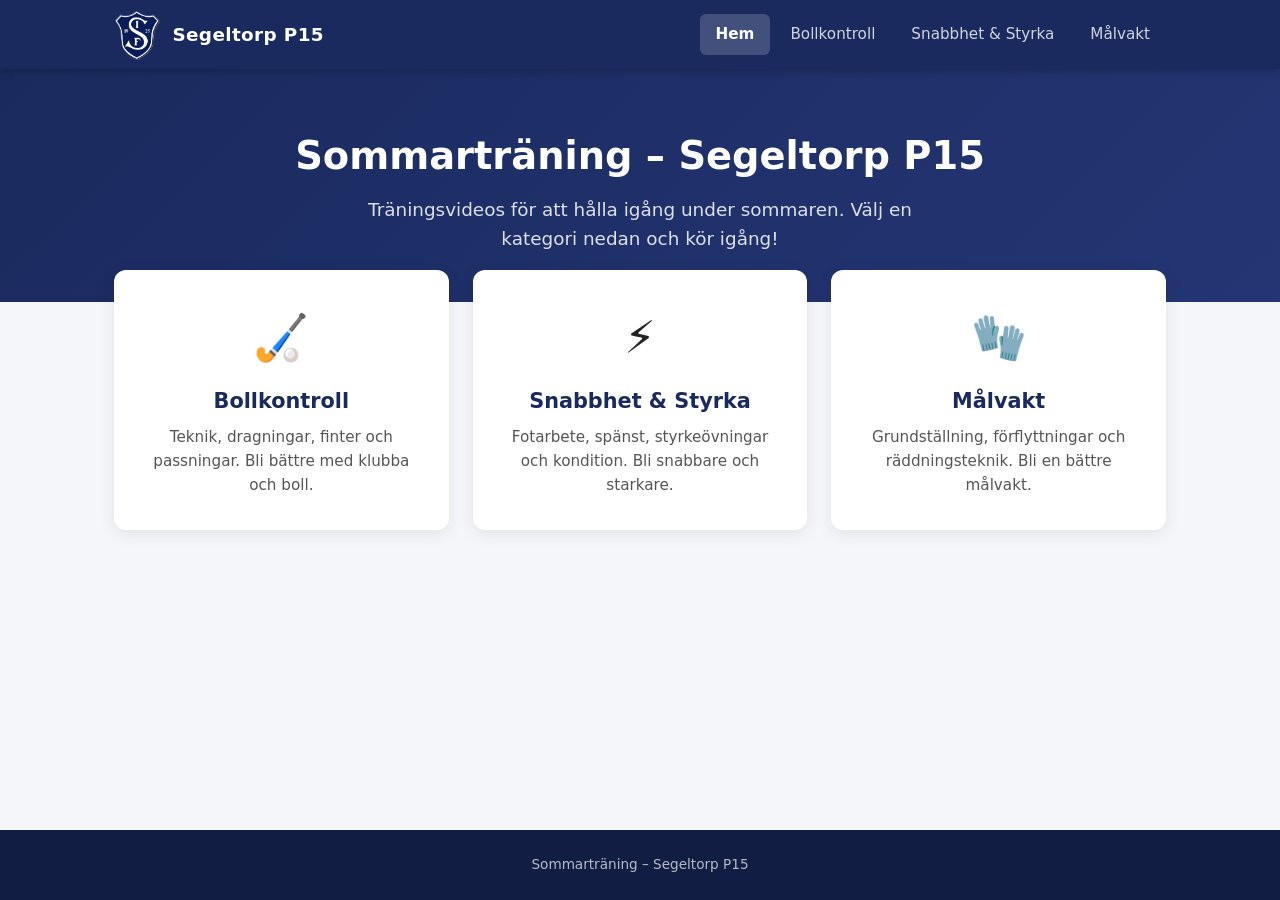
<file: index.html>
<!DOCTYPE html>
<html lang="sv">
<head>
  <meta charset="UTF-8">
  <meta name="viewport" content="width=device-width, initial-scale=1.0">
  <title>Sommarträning – Segeltorp P15</title>
  <link rel="stylesheet" href="style.css">
  <link rel="icon" href="logo.png" type="image/png">
</head>
<body>

  <header>
    <div class="header-inner">
      <a href="index.html" class="logo-link">
        <img src="logo.png" alt="Segeltorps IF IBF">
        <span>Segeltorp P15</span>
      </a>
      <button class="menu-toggle" aria-label="Meny" onclick="document.querySelector('nav').classList.toggle('open')">☰</button>
      <nav>
        <a href="index.html" class="active">Hem</a>
        <a href="bollkontroll.html">Bollkontroll</a>
        <a href="snabbhet-styrka.html">Snabbhet &amp; Styrka</a>
        <a href="malvakt.html">Målvakt</a>
      </nav>
    </div>
  </header>

  <section class="hero">
    <h1>Sommarträning – Segeltorp P15</h1>
    <p>Träningsvideos för att hålla igång under sommaren. Välj en kategori nedan och kör igång!</p>
  </section>

  <section class="categories">
    <a href="bollkontroll.html" class="category-card">
      <div class="icon">🏑</div>
      <h2>Bollkontroll</h2>
      <p>Teknik, dragningar, finter och passningar. Bli bättre med klubba och boll.</p>
    </a>
    <a href="snabbhet-styrka.html" class="category-card">
      <div class="icon">⚡</div>
      <h2>Snabbhet &amp; Styrka</h2>
      <p>Fotarbete, spänst, styrkeövningar och kondition. Bli snabbare och starkare.</p>
    </a>
    <a href="malvakt.html" class="category-card">
      <div class="icon">🧤</div>
      <h2>Målvakt</h2>
      <p>Grundställning, förflyttningar och räddningsteknik. Bli en bättre målvakt.</p>
    </a>
  </section>

  <footer>
    <p>Sommarträning – Segeltorp P15</p>
  </footer>

</body>
</html>
</file>
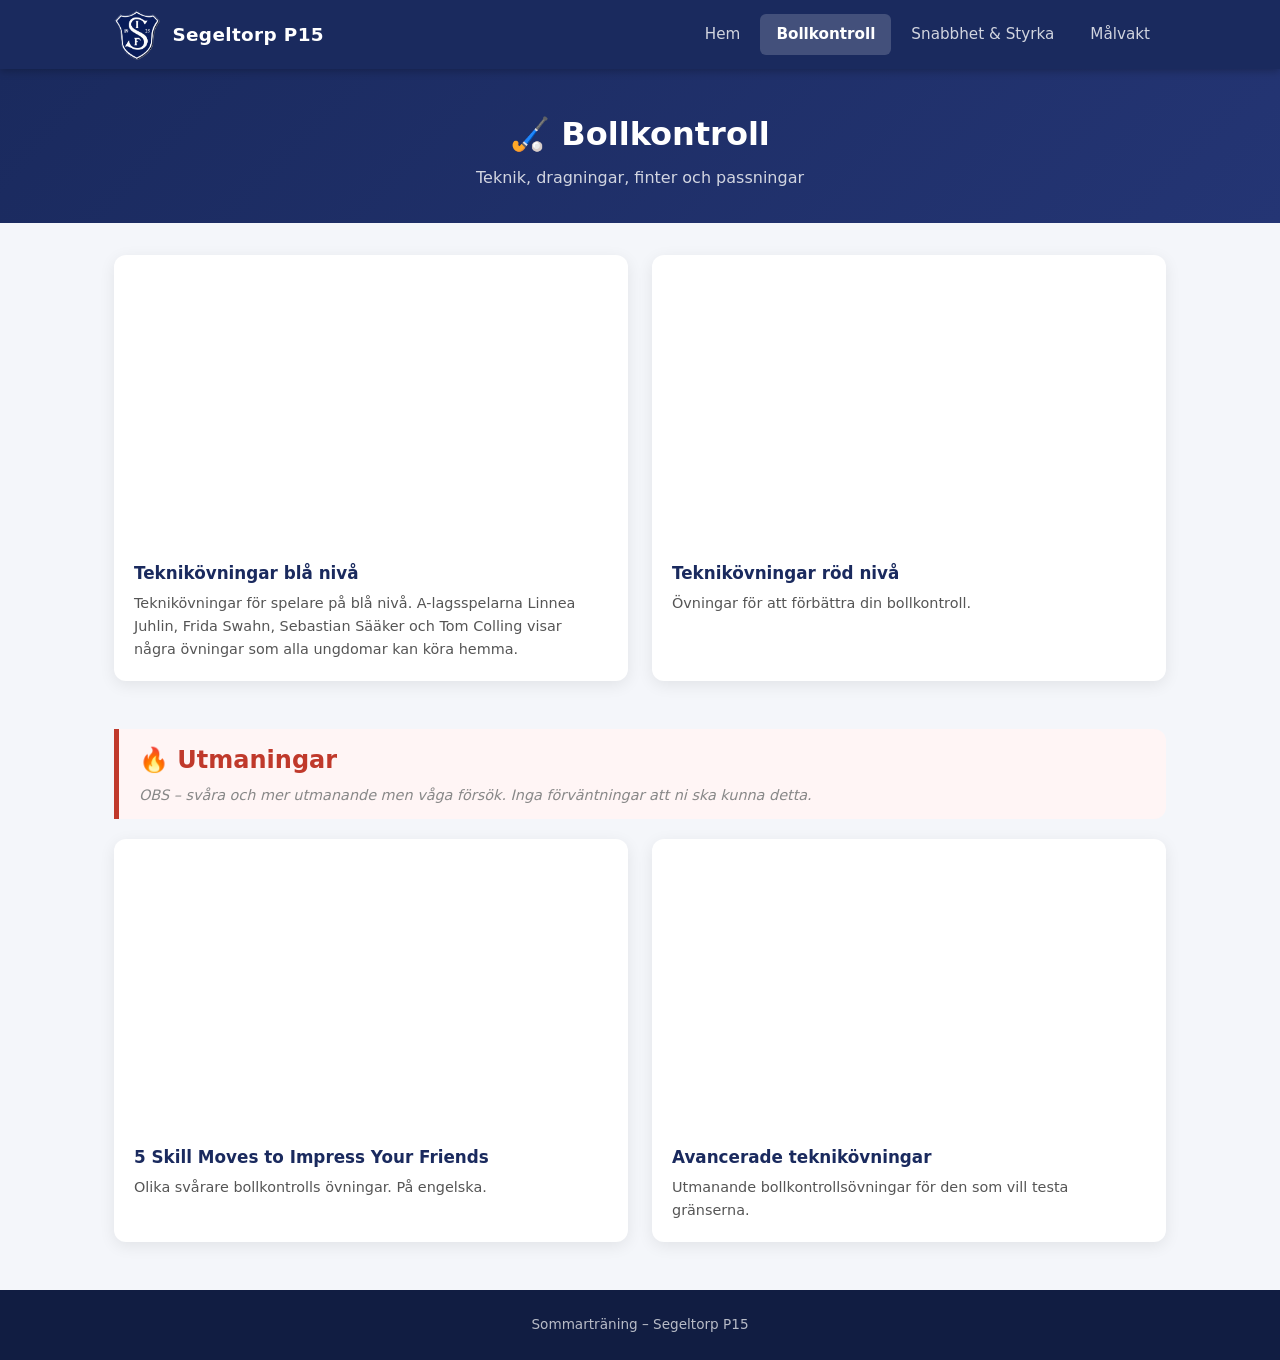
<file: bollkontroll.html>
<!DOCTYPE html>
<html lang="sv">
<head>
  <meta charset="UTF-8">
  <meta name="viewport" content="width=device-width, initial-scale=1.0">
  <title>Bollkontroll – Sommarträning Segeltorp P15</title>
  <link rel="stylesheet" href="style.css">
  <link rel="icon" href="logo.png" type="image/png">
</head>
<body>

  <header>
    <div class="header-inner">
      <a href="index.html" class="logo-link">
        <img src="logo.png" alt="Segeltorps IF IBF">
        <span>Segeltorp P15</span>
      </a>
      <button class="menu-toggle" aria-label="Meny" onclick="document.querySelector('nav').classList.toggle('open')">☰</button>
      <nav>
        <a href="index.html">Hem</a>
        <a href="bollkontroll.html" class="active">Bollkontroll</a>
        <a href="snabbhet-styrka.html">Snabbhet &amp; Styrka</a>
        <a href="malvakt.html">Målvakt</a>
      </nav>
    </div>
  </header>

  <section class="page-title">
    <h1>🏑 Bollkontroll</h1>
    <p>Teknik, dragningar, finter och passningar</p>
  </section>

  <section class="video-grid" id="video-container"></section>

  <section class="challenge-section">
    <div class="challenge-header">
      <h2>🔥 Utmaningar</h2>
      <p class="challenge-note">OBS – svåra och mer utmanande men våga försök. Inga förväntningar att ni ska kunna detta.</p>
    </div>
    <div class="video-grid" id="video-container-utmaning"></div>
  </section>

  <footer>
    <p>Sommarträning – Segeltorp P15</p>
  </footer>

  <script src="videos.js"></script>
  <script>
    renderVideos("bollkontroll", "video-container");
    renderVideos("bollkontroll", "video-container-utmaning", "utmaning");
  </script>

</body>
</html>
</file>
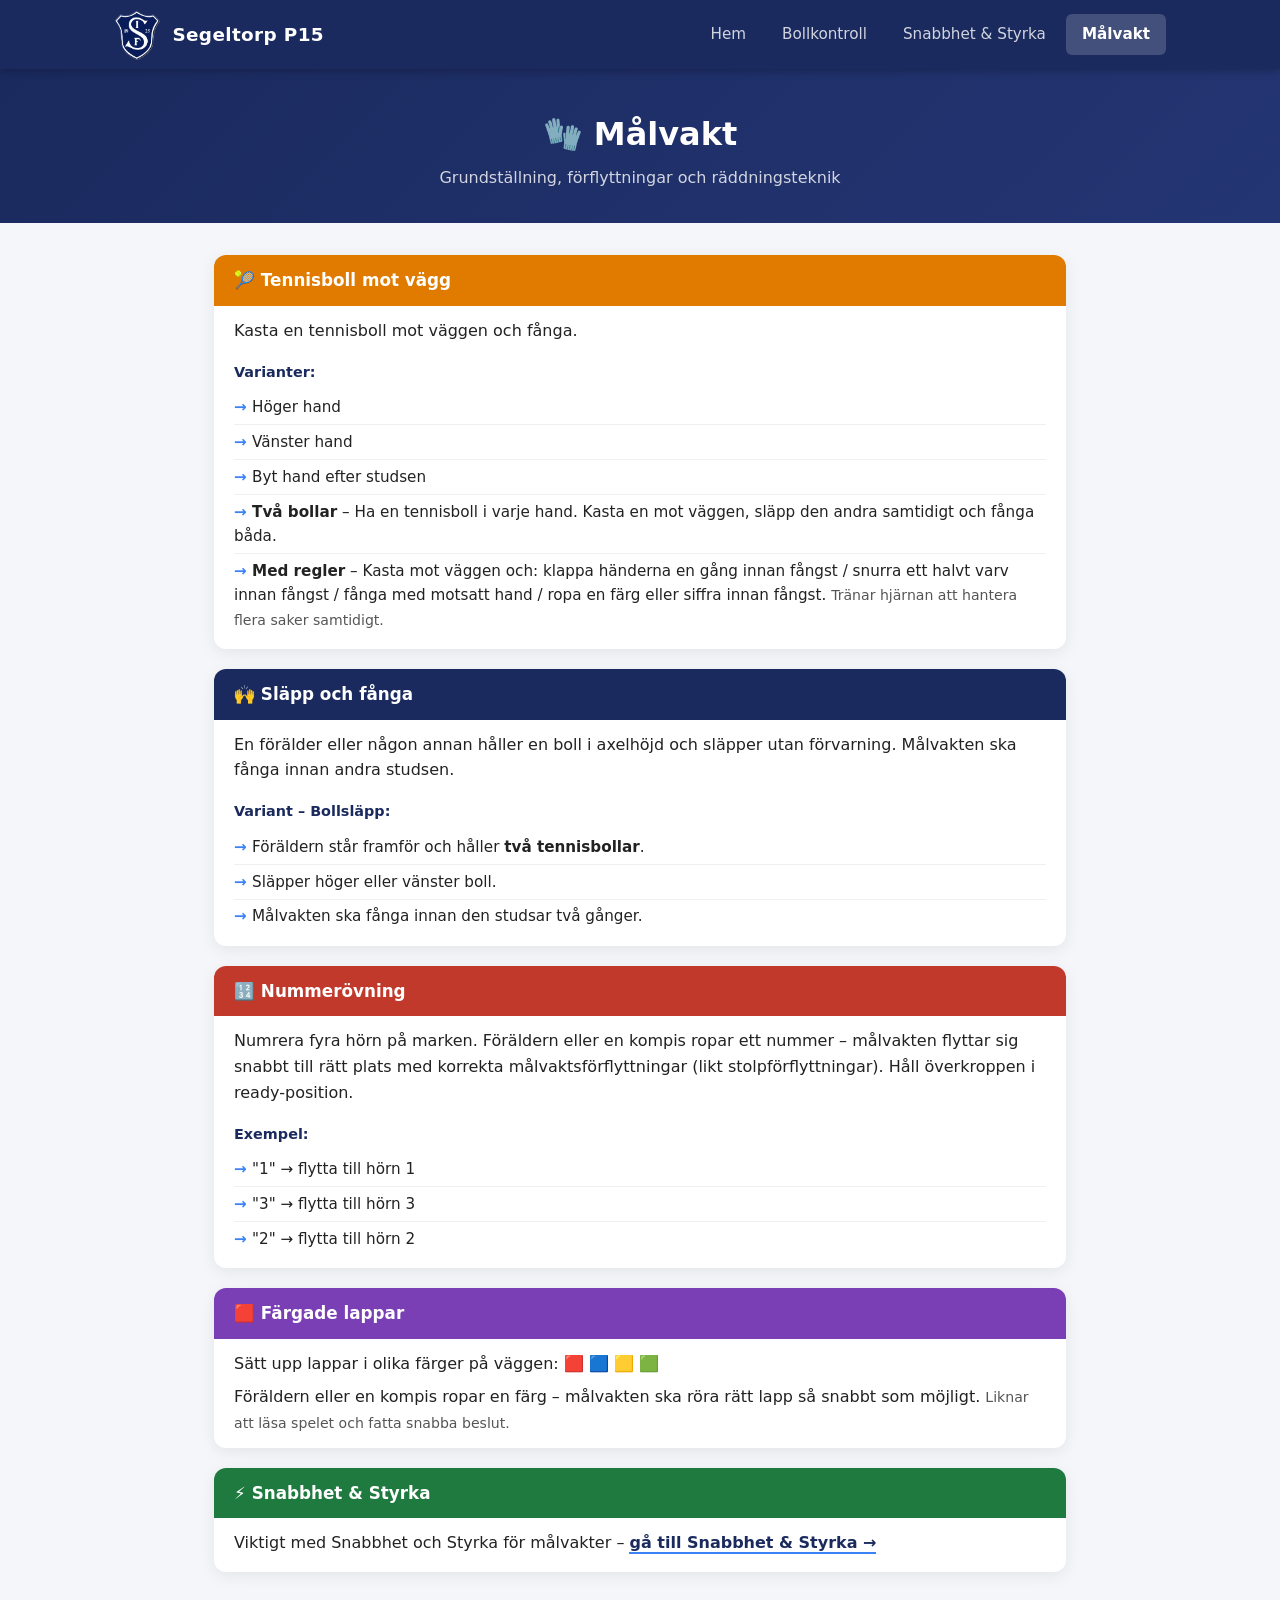
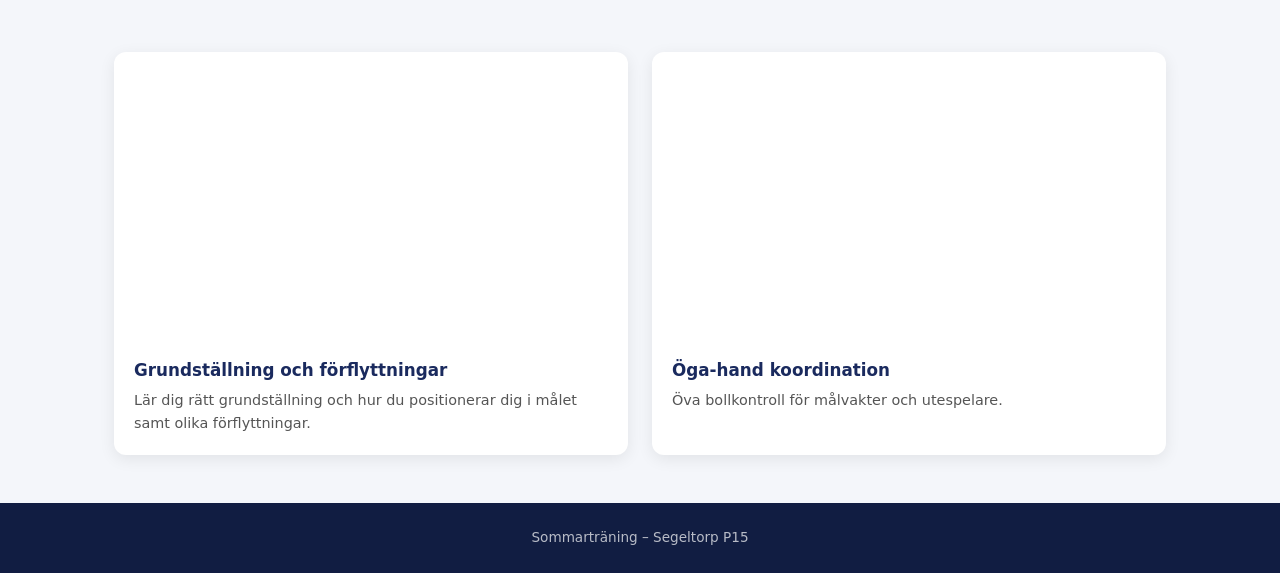
<file: malvakt.html>
<!DOCTYPE html>
<html lang="sv">
<head>
  <meta charset="UTF-8">
  <meta name="viewport" content="width=device-width, initial-scale=1.0">
  <title>Målvakt – Sommarträning Segeltorp P15</title>
  <link rel="stylesheet" href="style.css">
  <link rel="icon" href="logo.png" type="image/png">
</head>
<body>

  <header>
    <div class="header-inner">
      <a href="index.html" class="logo-link">
        <img src="logo.png" alt="Segeltorps IF IBF">
        <span>Segeltorp P15</span>
      </a>
      <button class="menu-toggle" aria-label="Meny" onclick="document.querySelector('nav').classList.toggle('open')">☰</button>
      <nav>
        <a href="index.html">Hem</a>
        <a href="bollkontroll.html">Bollkontroll</a>
        <a href="snabbhet-styrka.html">Snabbhet &amp; Styrka</a>
        <a href="malvakt.html" class="active">Målvakt</a>
      </nav>
    </div>
  </header>

  <section class="page-title">
    <h1>🧤 Målvakt</h1>
    <p>Grundställning, förflyttningar och räddningsteknik</p>
  </section>

  <section class="malvakt-exercises">
    <div class="malvakt-exercises-inner">

      <div class="fys-block block-warm">
        <div class="fys-block-title">🎾 Tennisboll mot vägg</div>
        <p style="padding: 0.75rem 1.25rem 0.5rem;">Kasta en tennisboll mot väggen och fånga.</p>
        <div class="fys-sub-label">Varianter:</div>
        <ul class="fys-list fys-list-indent">
          <li>Höger hand</li>
          <li>Vänster hand</li>
          <li>Byt hand efter studsen</li>
          <li><strong>Två bollar</strong> – Ha en tennisboll i varje hand. Kasta en mot väggen, släpp den andra samtidigt och fånga båda.</li>
          <li><strong>Med regler</strong> – Kasta mot väggen och: klappa händerna en gång innan fångst / snurra ett halvt varv innan fångst / fånga med motsatt hand / ropa en färg eller siffra innan fångst. <span class="fys-tip">Tränar hjärnan att hantera flera saker samtidigt.</span></li>
        </ul>
      </div>

      <div class="fys-block block-speed">
        <div class="fys-block-title">🙌 Släpp och fånga</div>
        <p style="padding: 0.75rem 1.25rem 0.5rem;">En förälder eller någon annan håller en boll i axelhöjd och släpper utan förvarning. Målvakten ska fånga innan andra studsen.</p>
        <div class="fys-sub-label">Variant – Bollsläpp:</div>
        <ul class="fys-list fys-list-indent">
          <li>Föräldern står framför och håller <strong>två tennisbollar</strong>.</li>
          <li>Släpper höger eller vänster boll.</li>
          <li>Målvakten ska fånga innan den studsar två gånger.</li>
        </ul>
      </div>

      <div class="fys-block block-cardio">
        <div class="fys-block-title">🔢 Nummerövning</div>
        <p style="padding: 0.75rem 1.25rem 0.5rem;">Numrera fyra hörn på marken. Föräldern eller en kompis ropar ett nummer – målvakten flyttar sig snabbt till rätt plats med korrekta målvaktsförflyttningar (likt stolpförflyttningar). Håll överkroppen i ready-position.</p>
        <div class="fys-sub-label">Exempel:</div>
        <ul class="fys-list fys-list-indent">
          <li>"1" → flytta till hörn 1</li>
          <li>"3" → flytta till hörn 3</li>
          <li>"2" → flytta till hörn 2</li>
        </ul>
      </div>

      <div class="fys-block block-bonus">
        <div class="fys-block-title">🟥 Färgade lappar</div>
        <p style="padding: 0.75rem 1.25rem 0.5rem;">Sätt upp lappar i olika färger på väggen: 🟥 🟦 🟨 🟩</p>
        <p style="padding: 0 1.25rem 0.75rem;">Föräldern eller en kompis ropar en färg – målvakten ska röra rätt lapp så snabbt som möjligt. <span class="fys-tip">Liknar att läsa spelet och fatta snabba beslut.</span></p>
      </div>

      <div class="fys-block block-strength">
        <div class="fys-block-title">⚡ Snabbhet &amp; Styrka</div>
        <p style="padding: 0.75rem 1.25rem 1rem;">
          Viktigt med Snabbhet och Styrka för målvakter –
          <a href="snabbhet-styrka.html" class="malvakt-link">gå till Snabbhet &amp; Styrka →</a>
        </p>
      </div>

    </div>
  </section>

  <section class="video-grid" id="video-container"></section>

  <footer>
    <p>Sommarträning – Segeltorp P15</p>
  </footer>

  <script src="videos.js"></script>
  <script>renderVideos("malvakt");</script>

</body>
</html>
</file>
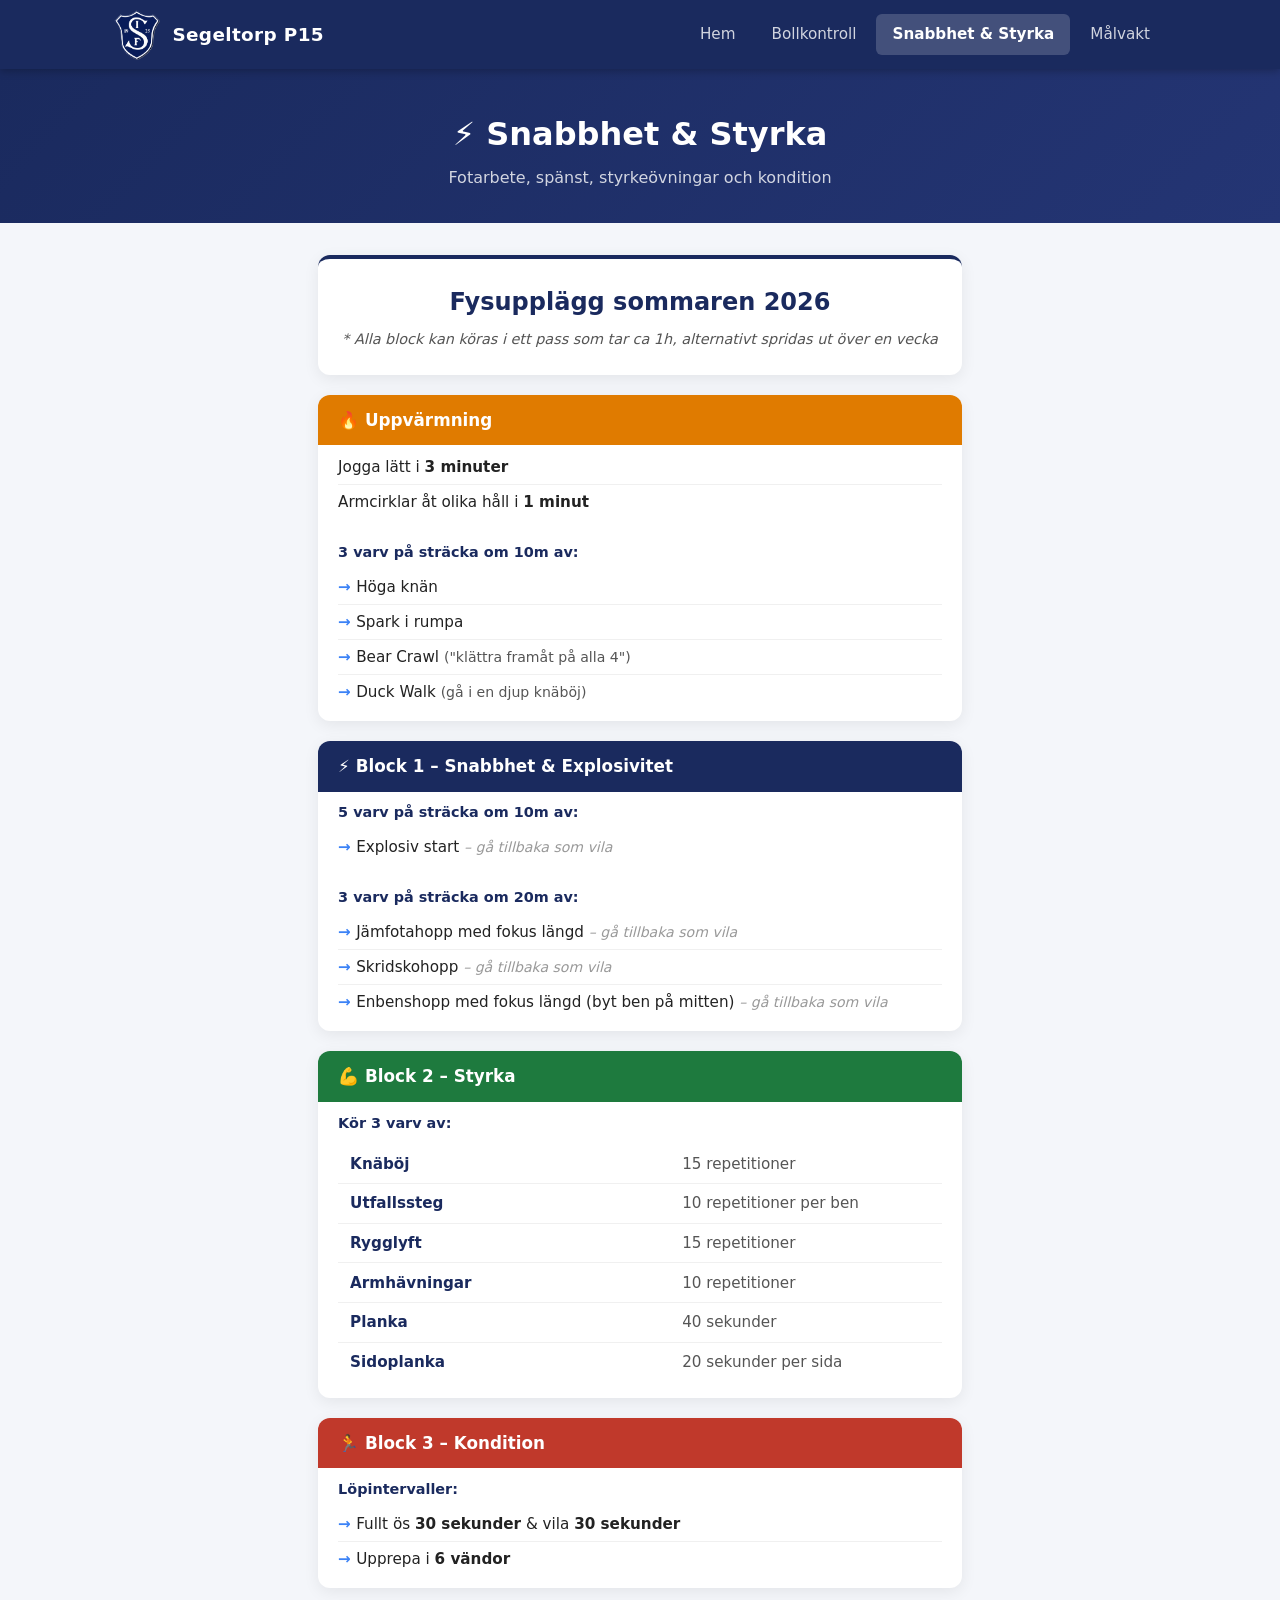
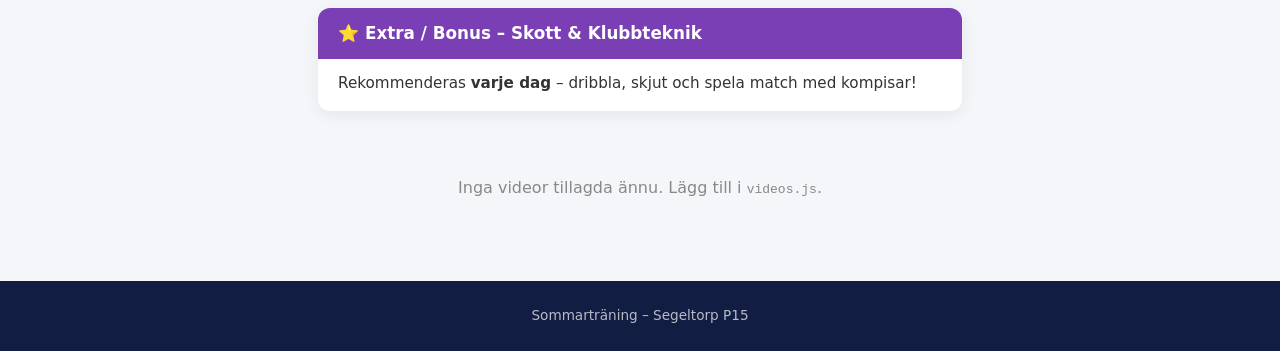
<file: snabbhet-styrka.html>
<!DOCTYPE html>
<html lang="sv">
<head>
  <meta charset="UTF-8">
  <meta name="viewport" content="width=device-width, initial-scale=1.0">
  <title>Snabbhet &amp; Styrka – Sommarträning Segeltorp P15</title>
  <link rel="stylesheet" href="style.css">
  <link rel="icon" href="logo.png" type="image/png">
</head>
<body>

  <header>
    <div class="header-inner">
      <a href="index.html" class="logo-link">
        <img src="logo.png" alt="Segeltorps IF IBF">
        <span>Segeltorp P15</span>
      </a>
      <button class="menu-toggle" aria-label="Meny" onclick="document.querySelector('nav').classList.toggle('open')">☰</button>
      <nav>
        <a href="index.html">Hem</a>
        <a href="bollkontroll.html">Bollkontroll</a>
        <a href="snabbhet-styrka.html" class="active">Snabbhet &amp; Styrka</a>
        <a href="malvakt.html">Målvakt</a>
      </nav>
    </div>
  </header>

  <section class="page-title">
    <h1>⚡ Snabbhet &amp; Styrka</h1>
    <p>Fotarbete, spänst, styrkeövningar och kondition</p>
  </section>

  <section class="fys-plan">
    <div class="fys-plan-inner">
      <div class="fys-header">
        <h2>Fysupplägg sommaren 2026</h2>
        <p class="fys-note">* Alla block kan köras i ett pass som tar ca 1h, alternativt spridas ut över en vecka</p>
      </div>

      <!-- Uppvärmning -->
      <div class="fys-block block-warm">
        <div class="fys-block-title">🔥 Uppvärmning</div>
        <ul class="fys-list">
          <li>Jogga lätt i <strong>3 minuter</strong></li>
          <li>Armcirklar åt olika håll i <strong>1 minut</strong></li>
        </ul>
        <div class="fys-sub-label">3 varv på sträcka om 10m av:</div>
        <ul class="fys-list fys-list-indent">
          <li>Höga knän</li>
          <li>Spark i rumpa</li>
          <li>Bear Crawl <span class="fys-tip">("klättra framåt på alla 4")</span></li>
          <li>Duck Walk <span class="fys-tip">(gå i en djup knäböj)</span></li>
        </ul>
      </div>

      <!-- Block 1 -->
      <div class="fys-block block-speed">
        <div class="fys-block-title">⚡ Block 1 – Snabbhet &amp; Explosivitet</div>
        <div class="fys-sub-label">5 varv på sträcka om 10m av:</div>
        <ul class="fys-list fys-list-indent">
          <li>Explosiv start <span class="fys-rest">– gå tillbaka som vila</span></li>
        </ul>
        <div class="fys-sub-label">3 varv på sträcka om 20m av:</div>
        <ul class="fys-list fys-list-indent">
          <li>Jämfotahopp med fokus längd <span class="fys-rest">– gå tillbaka som vila</span></li>
          <li>Skridskohopp <span class="fys-rest">– gå tillbaka som vila</span></li>
          <li>Enbenshopp med fokus längd (byt ben på mitten) <span class="fys-rest">– gå tillbaka som vila</span></li>
        </ul>
      </div>

      <!-- Block 2 -->
      <div class="fys-block block-strength">
        <div class="fys-block-title">💪 Block 2 – Styrka</div>
        <div class="fys-sub-label">Kör 3 varv av:</div>
        <table class="fys-table">
          <tbody>
            <tr><td>Knäböj</td><td>15 repetitioner</td></tr>
            <tr><td>Utfallssteg</td><td>10 repetitioner per ben</td></tr>
            <tr><td>Rygglyft</td><td>15 repetitioner</td></tr>
            <tr><td>Armhävningar</td><td>10 repetitioner</td></tr>
            <tr><td>Planka</td><td>40 sekunder</td></tr>
            <tr><td>Sidoplanka</td><td>20 sekunder per sida</td></tr>
          </tbody>
        </table>
      </div>

      <!-- Block 3 -->
      <div class="fys-block block-cardio">
        <div class="fys-block-title">🏃 Block 3 – Kondition</div>
        <div class="fys-sub-label">Löpintervaller:</div>
        <ul class="fys-list fys-list-indent">
          <li>Fullt ös <strong>30 sekunder</strong> &amp; vila <strong>30 sekunder</strong></li>
          <li>Upprepa i <strong>6 vändor</strong></li>
        </ul>
      </div>

      <!-- Bonus -->
      <div class="fys-block block-bonus">
        <div class="fys-block-title">⭐ Extra / Bonus – Skott &amp; Klubbteknik</div>
        <p class="fys-bonus-text">Rekommenderas <strong>varje dag</strong> – dribbla, skjut och spela match med kompisar!</p>
      </div>
    </div>
  </section>

  <section class="video-grid" id="video-container"></section>

  <footer>
    <p>Sommarträning – Segeltorp P15</p>
  </footer>

  <script src="videos.js"></script>
  <script>renderVideos("snabbhet-styrka");</script>

</body>
</html>
</file>
<file: style.css>
/* ===========================================
   Segeltorp P15 – Sommarträning
   Branding: Dark navy #1a2a5e, white, clean sporty
   =========================================== */

:root {
  --navy: #1a2a5e;
  --navy-light: #243574;
  --navy-dark: #111d42;
  --white: #ffffff;
  --gray-bg: #f4f6fa;
  --gray-text: #555;
  --accent: #3b82f6;
  --radius: 12px;
}

* {
  margin: 0;
  padding: 0;
  box-sizing: border-box;
}

body {
  font-family: 'Segoe UI', system-ui, -apple-system, sans-serif;
  background: var(--gray-bg);
  color: #222;
  line-height: 1.6;
  min-height: 100vh;
  display: flex;
  flex-direction: column;
}

main, .hero, .categories, .page-title, .video-grid {
  /* allow content sections to grow */
}


/* ---- HEADER / NAV ---- */
header {
  background: var(--navy);
  color: var(--white);
  position: sticky;
  top: 0;
  z-index: 100;
  box-shadow: 0 2px 8px rgba(0, 0, 0, 0.25);
}

.header-inner {
  max-width: 1100px;
  margin: 0 auto;
  display: flex;
  align-items: center;
  justify-content: space-between;
  padding: 0.6rem 1.5rem;
}

.logo-link {
  display: flex;
  align-items: center;
  gap: 0.75rem;
  text-decoration: none;
  color: var(--white);
}

.logo-link img {
  height: 50px;
  width: auto;
}

.logo-link span {
  font-size: 1.15rem;
  font-weight: 700;
  letter-spacing: 0.02em;
}

nav {
  display: flex;
  gap: 0.25rem;
}

nav a {
  color: rgba(255, 255, 255, 0.8);
  text-decoration: none;
  padding: 0.5rem 1rem;
  border-radius: 6px;
  font-size: 0.95rem;
  font-weight: 500;
  transition: background 0.2s, color 0.2s;
}

nav a:hover {
  background: rgba(255, 255, 255, 0.12);
  color: var(--white);
}

nav a.active {
  background: rgba(255, 255, 255, 0.18);
  color: var(--white);
  font-weight: 700;
}

/* Mobile hamburger */
.menu-toggle {
  display: none;
  background: none;
  border: none;
  color: var(--white);
  font-size: 1.6rem;
  cursor: pointer;
  padding: 0.25rem;
}

/* ---- HERO (index only) ---- */
.hero {
  background: linear-gradient(135deg, var(--navy) 0%, var(--navy-light) 100%);
  color: var(--white);
  text-align: center;
  padding: 3.5rem 1.5rem 3rem;
}

.hero h1 {
  font-size: 2.4rem;
  font-weight: 800;
  margin-bottom: 0.5rem;
}

.hero p {
  font-size: 1.15rem;
  opacity: 0.85;
  max-width: 600px;
  margin: 0 auto;
}

/* ---- CATEGORY CARDS (index) ---- */
.categories {
  max-width: 1100px;
  margin: -2rem auto 3rem;
  padding: 0 1.5rem;
  display: grid;
  grid-template-columns: repeat(auto-fit, minmax(280px, 1fr));
  gap: 1.5rem;
  position: relative;
  z-index: 10;
}

.category-card {
  background: var(--white);
  border-radius: var(--radius);
  padding: 2rem 1.5rem;
  text-align: center;
  text-decoration: none;
  color: #222;
  box-shadow: 0 4px 16px rgba(0, 0, 0, 0.08);
  transition: transform 0.2s, box-shadow 0.2s;
}

.category-card:hover {
  transform: translateY(-4px);
  box-shadow: 0 8px 24px rgba(0, 0, 0, 0.14);
}

.category-card .icon {
  font-size: 2.8rem;
  margin-bottom: 0.75rem;
}

.category-card h2 {
  font-size: 1.3rem;
  color: var(--navy);
  margin-bottom: 0.4rem;
}

.category-card p {
  font-size: 0.95rem;
  color: var(--gray-text);
}

/* ---- PAGE TITLE (category pages) ---- */
.page-title {
  background: linear-gradient(135deg, var(--navy) 0%, var(--navy-light) 100%);
  color: var(--white);
  text-align: center;
  padding: 2.5rem 1.5rem 2rem;
}

.page-title h1 {
  font-size: 2rem;
  font-weight: 800;
}

.page-title p {
  opacity: 0.8;
  margin-top: 0.3rem;
}

/* ---- FYS PLAN ---- */
.fys-plan {
  max-width: 900px;
  margin: 2rem auto 0;
  padding: 0 1.5rem;
}

.fys-plan-inner {
  display: flex;
  flex-direction: column;
  gap: 1.25rem;
}

.fys-header {
  text-align: center;
  padding: 1.5rem;
  background: var(--white);
  border-radius: var(--radius);
  box-shadow: 0 4px 16px rgba(0,0,0,0.07);
  border-top: 4px solid var(--navy);
}

.fys-header h2 {
  font-size: 1.5rem;
  font-weight: 800;
  color: var(--navy);
  margin-bottom: 0.4rem;
}

.fys-note {
  font-size: 0.9rem;
  color: var(--gray-text);
  font-style: italic;
}

.fys-block {
  background: var(--white);
  border-radius: var(--radius);
  overflow: hidden;
  box-shadow: 0 4px 16px rgba(0,0,0,0.07);
}

.fys-block-title {
  font-size: 1.05rem;
  font-weight: 700;
  color: var(--white);
  padding: 0.75rem 1.25rem;
}

.block-warm .fys-block-title  { background: #e07b00; }
.block-speed .fys-block-title  { background: var(--navy); }
.block-strength .fys-block-title { background: #1e7a3e; }
.block-cardio .fys-block-title { background: #c0392b; }
.block-bonus .fys-block-title  { background: #7b3fb5; }

.fys-sub-label {
  font-weight: 700;
  font-size: 0.9rem;
  color: var(--navy);
  padding: 0.6rem 1.25rem 0.1rem;
}

.fys-list {
  list-style: none;
  padding: 0.3rem 1.25rem 0.75rem;
  margin: 0;
}

.fys-list li {
  padding: 0.3rem 0;
  font-size: 0.95rem;
  border-bottom: 1px solid #f0f0f0;
}

.fys-list li:last-child { border-bottom: none; }

.fys-list-indent li::before {
  content: "→ ";
  color: var(--accent);
  font-weight: 700;
}

.fys-tip {
  color: var(--gray-text);
  font-size: 0.88rem;
}

.fys-rest {
  color: #999;
  font-size: 0.88rem;
  font-style: italic;
}

.fys-table {
  width: calc(100% - 2.5rem);
  margin: 0.5rem 1.25rem 1rem;
  border-collapse: collapse;
  font-size: 0.95rem;
}

.fys-table td {
  padding: 0.45rem 0.75rem;
  border-bottom: 1px solid #f0f0f0;
}

.fys-table tr:last-child td { border-bottom: none; }

.fys-table td:first-child {
  font-weight: 600;
  color: var(--navy);
  width: 55%;
}

.fys-table td:last-child {
  color: var(--gray-text);
}

.fys-bonus-text {
  padding: 0.75rem 1.25rem 1rem;
  font-size: 0.95rem;
  color: #333;
}

/* ---- VIDEO GRID ---- */
.video-grid {
  max-width: 1100px;
  margin: 2rem auto 3rem;
  padding: 0 1.5rem;
  display: grid;
  grid-template-columns: repeat(auto-fit, minmax(320px, 1fr));
  gap: 1.5rem;
}

.video-card {
  background: var(--white);
  border-radius: var(--radius);
  overflow: hidden;
  box-shadow: 0 4px 16px rgba(0, 0, 0, 0.08);
  transition: transform 0.2s, box-shadow 0.2s;
}

.video-card:hover {
  transform: translateY(-3px);
  box-shadow: 0 8px 24px rgba(0, 0, 0, 0.14);
}

.video-card .embed-wrapper {
  position: relative;
  padding-bottom: 56.25%; /* 16:9 */
  height: 0;
  overflow: hidden;
}

.video-card .embed-wrapper iframe {
  position: absolute;
  top: 0;
  left: 0;
  width: 100%;
  height: 100%;
  border: 0;
}

.video-card .info {
  padding: 1rem 1.25rem 1.25rem;
}

.video-card .info h3 {
  font-size: 1.05rem;
  color: var(--navy);
  margin-bottom: 0.3rem;
}

.video-card .info p {
  font-size: 0.9rem;
  color: var(--gray-text);
}

/* ---- MALVAKT EXERCISES ---- */
.malvakt-exercises {
  max-width: 900px;
  margin: 2rem auto 3rem;
  padding: 0 1.5rem;
}

.malvakt-exercises-inner {
  display: flex;
  flex-direction: column;
  gap: 1.25rem;
}

.malvakt-link {
  color: var(--navy);
  font-weight: 700;
  text-decoration: none;
  border-bottom: 2px solid var(--accent);
}

.malvakt-link:hover {
  color: var(--accent);
}

/* ---- CHALLENGE SECTION (bollkontroll) ---- */
.challenge-section {
  max-width: 1100px;
  margin: 0 auto 3rem;
  padding: 0 1.5rem;
}

.challenge-header {
  border-left: 5px solid #c0392b;
  padding: 0.75rem 1.25rem;
  margin-bottom: 1.25rem;
  background: #fff5f5;
  border-radius: 0 var(--radius) var(--radius) 0;
}

.challenge-header h2 {
  font-size: 1.5rem;
  font-weight: 800;
  color: #c0392b;
  margin-bottom: 0.3rem;
}

.challenge-note {
  font-size: 0.9rem;
  color: #888;
  font-style: italic;
}

.challenge-section .video-grid {
  display: grid;
  grid-template-columns: repeat(auto-fit, minmax(320px, 1fr));
  gap: 1.5rem;
  margin: 0;
  padding: 0;
}

/* ---- FOOTER ---- */
footer {
  background: var(--navy-dark);
  color: rgba(255, 255, 255, 0.7);
  text-align: center;
  padding: 1.5rem;
  font-size: 0.85rem;
  margin-top: auto;
}

footer a {
  color: rgba(255, 255, 255, 0.9);
  text-decoration: underline;
}

/* ---- RESPONSIVE ---- */
@media (max-width: 768px) {
  .header-inner {
    flex-wrap: wrap;
  }

  .menu-toggle {
    display: block;
  }

  nav {
    display: none;
    flex-direction: column;
    width: 100%;
    padding: 0.5rem 0;
  }

  nav.open {
    display: flex;
  }

  nav a {
    padding: 0.75rem 1rem;
  }

  .hero h1 {
    font-size: 1.7rem;
  }

  .hero p {
    font-size: 1rem;
  }

  .page-title h1 {
    font-size: 1.5rem;
  }

  .video-grid {
    grid-template-columns: 1fr;
  }

  .categories {
    grid-template-columns: 1fr;
    margin-top: -1rem;
  }

  .logo-link span {
    font-size: 0.95rem;
  }
}
</file>
